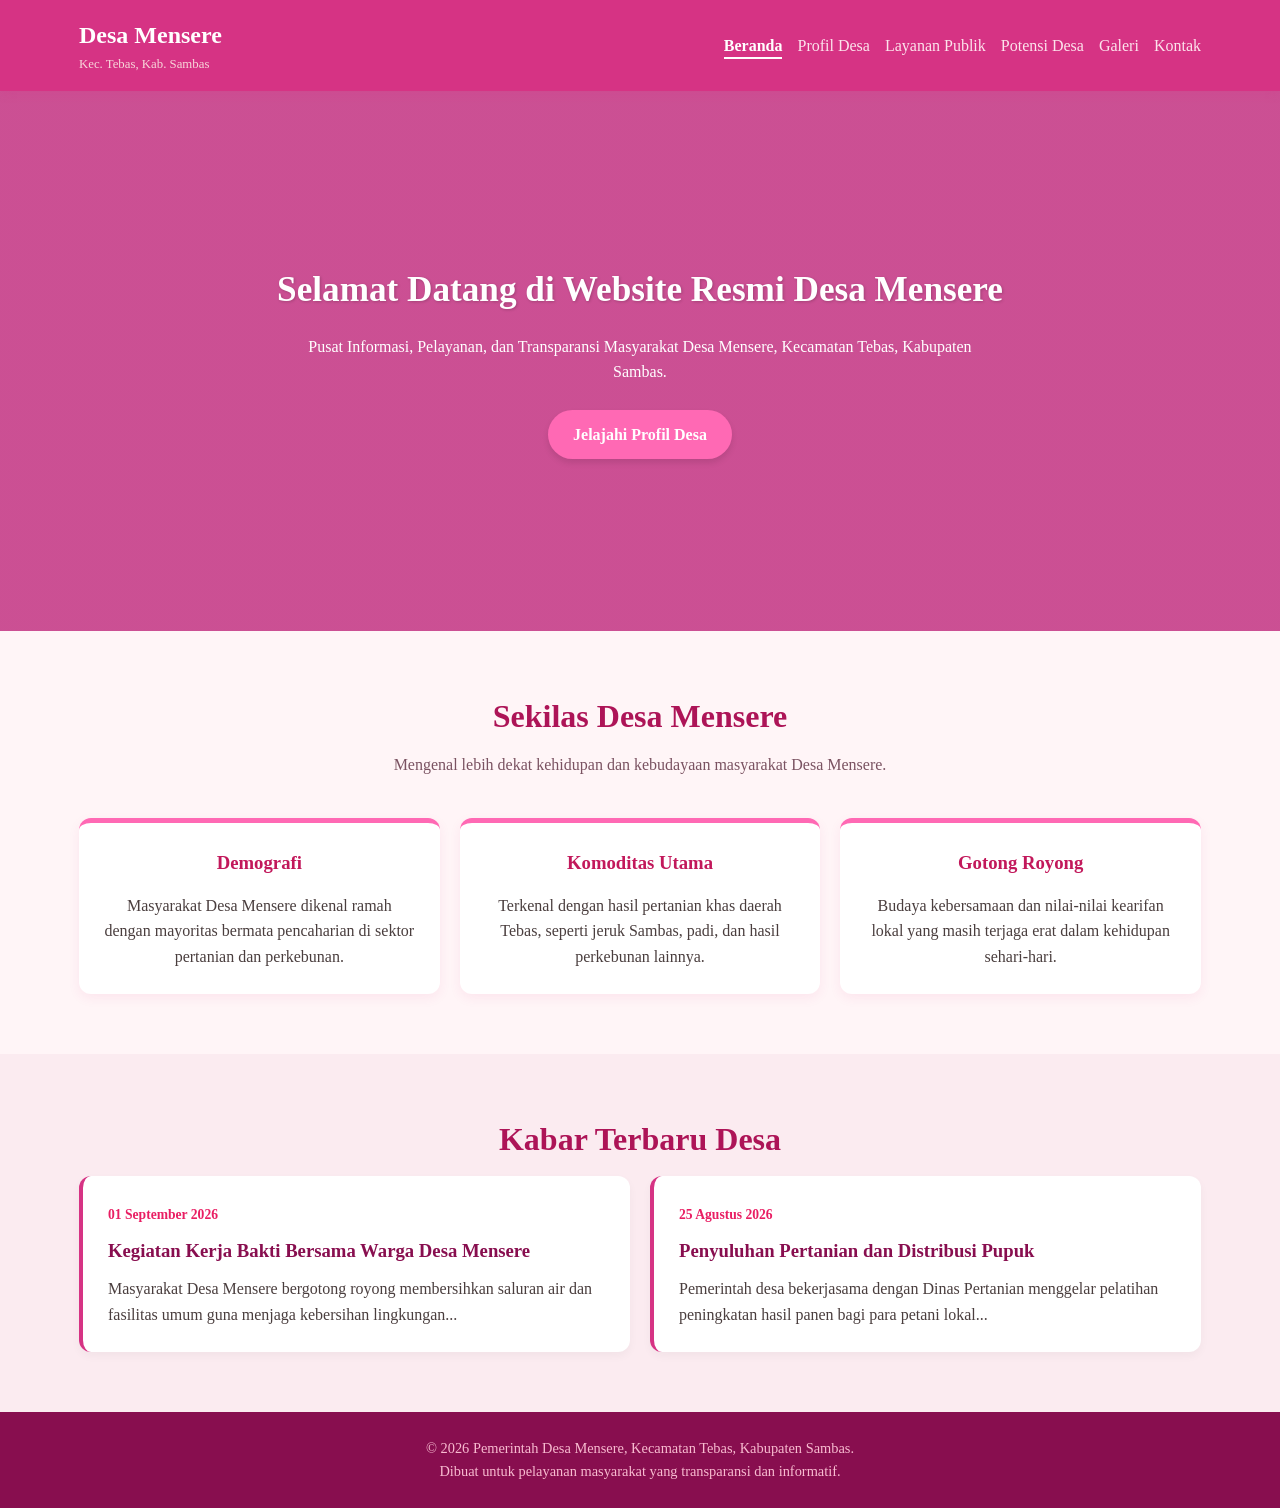
<file: index.html>
<!DOCTYPE html>
<html lang="id">
<head>
    <meta charset="UTF-8">
    <meta name="viewport" content="width=device-width, initial-scale=1.0">
    <title>Desa Mensere - Kec. Tebas, Kab. Sambas</title>
    <link rel="stylesheet" href="style.css">
</head>
<body>

    <!-- Header & Navigasi -->
    <header>
        <div class="container header-container">
            <div class="logo">
                <h1>Desa Mensere</h1>
                <p>Kec. Tebas, Kab. Sambas</p>
            </div>
            <nav>
                <ul>
                    <li><a href="index.html" class="active">Beranda</a></li>
                    <li><a href="profil.html">Profil Desa</a></li>
                    <li><a href="layanan.html">Layanan Publik</a></li>
                    <li><a href="potensi.html">Potensi Desa</a></li>
                    <li><a href="galeri.html">Galeri</a></li>
                    <li><a href="kontak.html">Kontak</a></li>
                </ul>
            </nav>
        </div>
    </header>

    <!-- Hero Section -->
    <section class="hero">
        <div class="hero-content">
            <h2>Selamat Datang di Website Resmi Desa Mensere</h2>
            <p>Pusat Informasi, Pelayanan, dan Transparansi Masyarakat Desa Mensere, Kecamatan Tebas, Kabupaten Sambas.</p>
            <a href="profil.html" class="btn">Jelajahi Profil Desa</a>
        </div>
    </section>

    <!-- Sekilas Desa -->
    <section class="section">
        <div class="container text-center">
            <h2>Sekilas Desa Mensere</h2>
            <p class="subtitle">Mengenal lebih dekat kehidupan dan kebudayaan masyarakat Desa Mensere.</p>
            <div class="grid-3">
                <div class="card">
                    <h3>Demografi</h3>
                    <p>Masyarakat Desa Mensere dikenal ramah dengan mayoritas bermata pencaharian di sektor pertanian dan perkebunan.</p>
                </div>
                <div class="card">
                    <h3>Komoditas Utama</h3>
                    <p>Terkenal dengan hasil pertanian khas daerah Tebas, seperti jeruk Sambas, padi, dan hasil perkebunan lainnya.</p>
                </div>
                <div class="card">
                    <h3>Gotong Royong</h3>
                    <p>Budaya kebersamaan dan nilai-nilai kearifan lokal yang masih terjaga erat dalam kehidupan sehari-hari.</p>
                </div>
            </div>
        </div>
    </section>

    <!-- Berita & Pengumuman -->
    <section class="section bg-light">
        <div class="container">
            <h2 class="text-center">Kabar Terbaru Desa</h2>
            <div class="grid-2">
                <div class="news-card">
                    <span class="date">01 September 2026</span>
                    <h3>Kegiatan Kerja Bakti Bersama Warga Desa Mensere</h3>
                    <p>Masyarakat Desa Mensere bergotong royong membersihkan saluran air dan fasilitas umum guna menjaga kebersihan lingkungan...</p>
                </div>
                <div class="news-card">
                    <span class="date">25 Agustus 2026</span>
                    <h3>Penyuluhan Pertanian dan Distribusi Pupuk</h3>
                    <p>Pemerintah desa bekerjasama dengan Dinas Pertanian menggelar pelatihan peningkatan hasil panen bagi para petani lokal...</p>
                </div>
            </div>
        </div>
    </section>

    <!-- Footer -->
    <footer>
        <div class="container footer-container">
            <p>&copy; 2026 Pemerintah Desa Mensere, Kecamatan Tebas, Kabupaten Sambas.</p>
            <p>Dibuat untuk pelayanan masyarakat yang transparansi dan informatif.</p>
        </div>
    </footer>

</body>
</html>
</file>
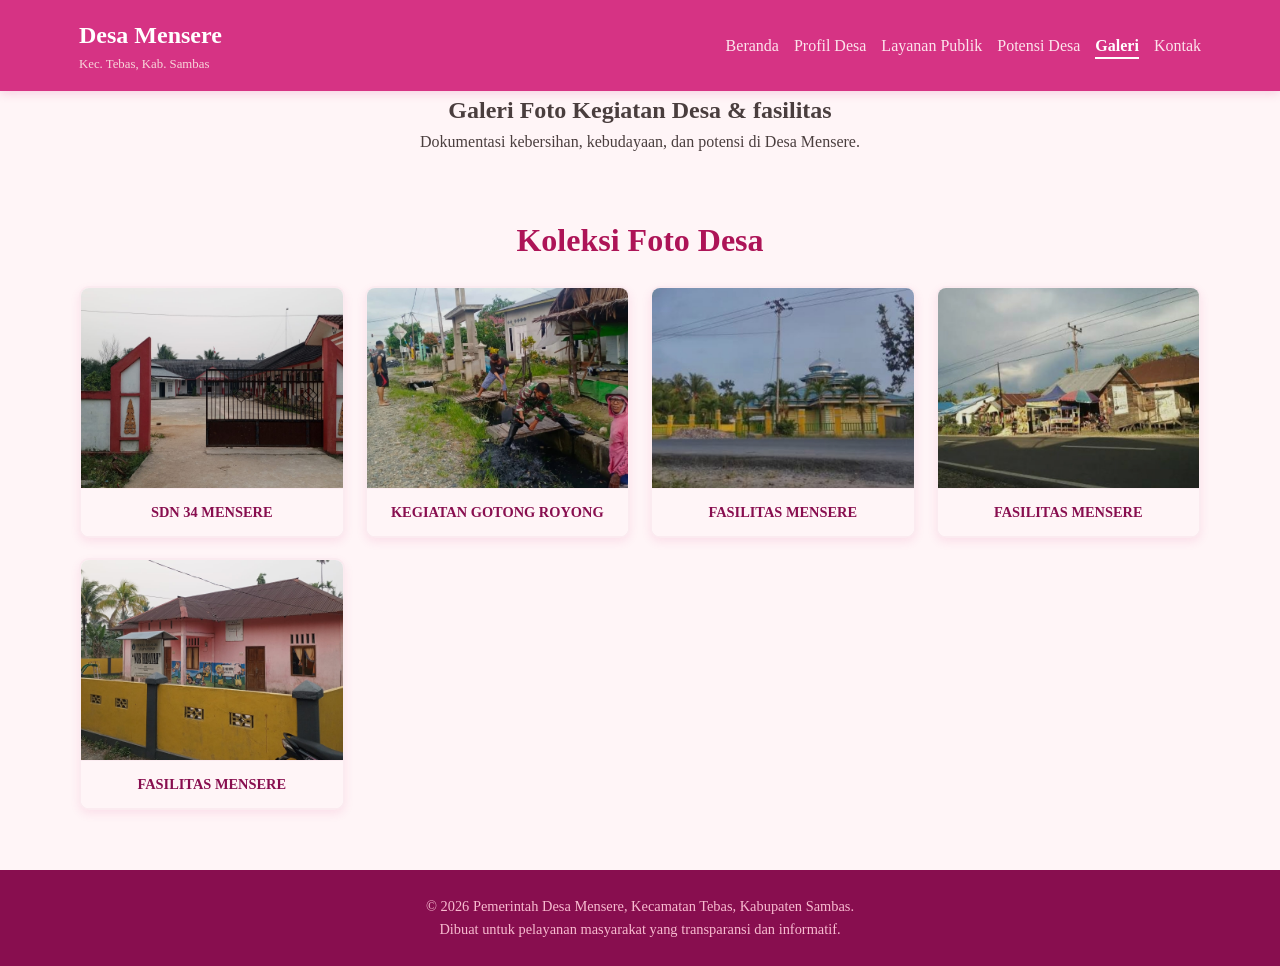
<file: galeri.html>
<!DOCTYPE html>
<html lang="id">
<head>
    <meta charset="UTF-8">
    <meta name="viewport" content="width=device-width, initial-scale=1.0">
    <title>Galeri Foto Desa Mensere - Kec. Tebas, Kab. Sambas</title>
    <link rel="stylesheet" href="style.css">
</head>
<body>

    <!-- Header & Navigasi -->
    <header>
        <div class="container header-container">
            <div class="logo">
                <h1>Desa Mensere</h1>
                <p>Kec. Tebas, Kab. Sambas</p>
            </div>
            <nav>
                <ul>
                    <li><a href="index.html">Beranda</a></li>
                    <li><a href="profil.html">Profil Desa</a></li>
                    <li><a href="layanan.html">Layanan Publik</a></li>
                    <li><a href="potensi.html">Potensi Desa</a></li>
                    <li><a href="galeri.html" class="active">Galeri</a></li>
                    <li><a href="kontak.html">Kontak</a></li>
                </ul>
            </nav>
        </div>
    </header>

    <!-- Page Banner -->
    <section class="page-banner">
        <div class="container text-center">
            <h2>Galeri Foto Kegiatan Desa & fasilitas</h2>
            <p>Dokumentasi kebersihan, kebudayaan, dan potensi di Desa Mensere.</p>
        </div>
    </section>

    <!-- Content Section -->
    <section class="section">
        <div class="container">
            
            
            <!-- Area Grid Galeri Foto -->
            <div class="profile-block margin-top-20">
                <h2 class="text-center">Koleksi Foto Desa</h2>
                <div class="divider center"></div>
                
                <div id="galleryGrid" class="gallery-grid">
                    <!-- Foto Bawaan / Default -->
                    <div class="gallery-item">
                        <img src="sd34mensere1.jpg" alt="SDN 34 MENSERE">
                        <div class="gallery-caption">SDN 34 MENSERE</div>
                    </div>
                    <div class="gallery-item">
                        <img src="gotongroyong1.jpg" alt="KEGIATAN GOTONG ROYONG">
                        <div class="gallery-caption">KEGIATAN GOTONG ROYONG</div>
                    </div>
                    <div class="gallery-item">
                        <img src="masjid.jpg" alt="FASILITAS MENSERE">
                        <div class="gallery-caption">FASILITAS MENSERE</div>
                    </div>
                  <div class="gallery-item">
                        <img src="menserelorong.jpg" alt="FASILITAS MENSERE">
                        <div class="gallery-caption">FASILITAS MENSERE</div>
                  </div>
                  <div class="gallery-item">
                        <img src="paudnurhidayah.jpg" alt="FASILITAS MENSERE">
                        <div class="gallery-caption">FASILITAS MENSERE</div>
                    </div>
                </div>
            </div>

        </div>
    </section>

    <!-- Script Sederhana untuk Menambahkan Foto -->
    <script>
        const formTambahFoto = document.getElementById('formTambahFoto');
        const galleryGrid = document.getElementById('galleryGrid');

        formTambahFoto.addEventListener('submit', function(e) {
            e.preventDefault();

            const judul = document.getElementById('inputJudul').value;
            const fileInput = document.getElementById('inputUpload');
            const file = fileInput.files[0];

            if (file) {
                const reader = new FileReader();

                reader.onload = function(event) {
                    // Buat elemen div untuk foto baru
                    const newItem = document.createElement('div');
                    newItem.className = 'gallery-item';

                    newItem.innerHTML = `
                        <img src="${event.target.result}" alt="${judul}">
                        <div class="gallery-caption">${judul}</div>
                    `;

                    // Tambahkan foto baru ke posisi paling atas galeri
                    galleryGrid.insertBefore(newItem, galleryGrid.firstChild);

                    // Reset form
                    formTambahFoto.reset();
                    alert('Foto berhasil ditambahkan ke galeri!');
                };

                reader.readAsDataURL(file);
            }
        });
    </script>

    <!-- Footer -->
    <footer>
        <div class="container footer-container">
            <p>&copy; 2026 Pemerintah Desa Mensere, Kecamatan Tebas, Kabupaten Sambas.</p>
            <p>Dibuat untuk pelayanan masyarakat yang transparansi dan informatif.</p>
        </div>
    </footer>

</body>
</html>
</file>
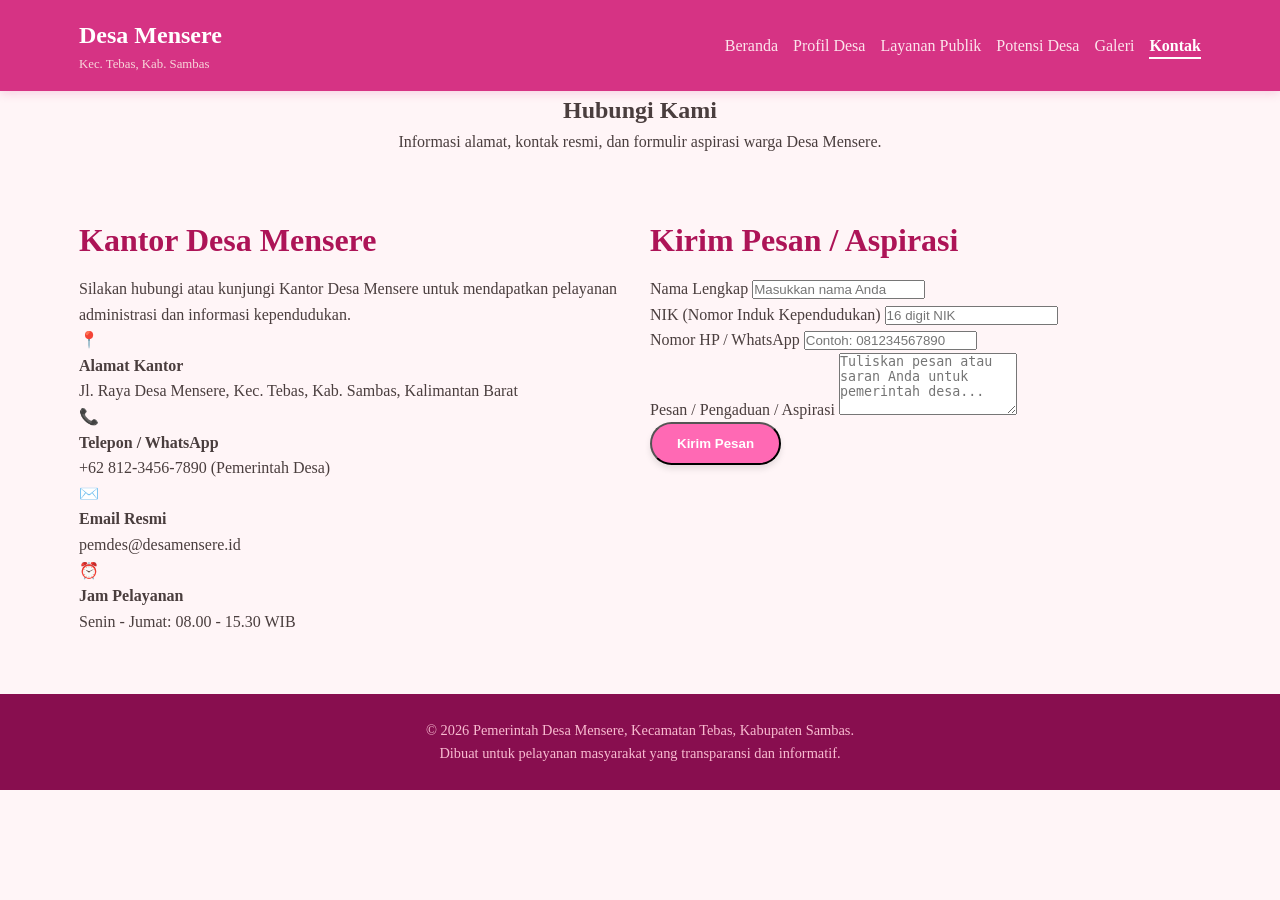
<file: kontak.html>
<!DOCTYPE html>
<html lang="id">
<head>
    <meta charset="UTF-8">
    <meta name="viewport" content="width=device-width, initial-scale=1.0">
    <title>Kontak Desa Mensere - Kec. Tebas, Kab. Sambas</title>
    <link rel="stylesheet" href="style.css">
</head>
<body>

    <!-- Header & Navigasi -->
    <header>
        <div class="container header-container">
            <div class="logo">
                <h1>Desa Mensere</h1>
                <p>Kec. Tebas, Kab. Sambas</p>
            </div>
            <nav>
                <ul>
                    <li><a href="index.html">Beranda</a></li>
                    <li><a href="profil.html">Profil Desa</a></li>
                    <li><a href="layanan.html">Layanan Publik</a></li>
                    <li><a href="potensi.html">Potensi Desa</a></li>
                  <li><a href="galeri.html">Galeri</a></li>
                    <li><a href="kontak.html" class="active">Kontak</a></li>
                </ul>
            </nav>
        </div>
    </header>

    <!-- Page Banner -->
    <section class="page-banner">
        <div class="container text-center">
            <h2>Hubungi Kami</h2>
            <p>Informasi alamat, kontak resmi, dan formulir aspirasi warga Desa Mensere.</p>
        </div>
    </section>

    <!-- Content Section -->
    <section class="section">
        <div class="container">
            
            <div class="grid-2">
                <!-- Informasi Kontak -->
                <div class="profile-block">
                    <h2>Kantor Desa Mensere</h2>
                    <div class="divider"></div>
                    <p>Silakan hubungi atau kunjungi Kantor Desa Mensere untuk mendapatkan pelayanan administrasi dan informasi kependudukan.</p>
                    
                    <div class="contact-info-list">
                        <div class="contact-item">
                            <span class="contact-icon">📍</span>
                            <div>
                                <strong>Alamat Kantor</strong>
                                <p>Jl. Raya Desa Mensere, Kec. Tebas, Kab. Sambas, Kalimantan Barat</p>
                            </div>
                        </div>

                        <div class="contact-item">
                            <span class="contact-icon">📞</span>
                            <div>
                                <strong>Telepon / WhatsApp</strong>
                                <p>+62 812-3456-7890 (Pemerintah Desa)</p>
                            </div>
                        </div>

                        <div class="contact-item">
                            <span class="contact-icon">✉️</span>
                            <div>
                                <strong>Email Resmi</strong>
                                <p>pemdes@desamensere.id</p>
                            </div>
                        </div>

                        <div class="contact-item">
                            <span class="contact-icon">⏰</span>
                            <div>
                                <strong>Jam Pelayanan</strong>
                                <p>Senin - Jumat: 08.00 - 15.30 WIB</p>
                            </div>
                        </div>
                    </div>
                </div>

                <!-- Formulir Pesan & Aspirasi -->
                <div class="profile-block">
                    <h2>Kirim Pesan / Aspirasi</h2>
                    <div class="divider"></div>
                    <form class="contact-form" action="#" method="post" onsubmit="event.preventDefault(); alert('Pesan Anda berhasil terkirim!');">
                        <div class="form-group">
                            <label for="nama">Nama Lengkap</label>
                            <input type="text" id="nama" name="nama" placeholder="Masukkan nama Anda" required>
                        </div>

                        <div class="form-group">
                            <label for="nik">NIK (Nomor Induk Kependudukan)</label>
                            <input type="text" id="nik" name="nik" placeholder="16 digit NIK" required>
                        </div>

                        <div class="form-group">
                            <label for="email">Nomor HP / WhatsApp</label>
                            <input type="tel" id="email" name="email" placeholder="Contoh: 081234567890" required>
                        </div>

                        <div class="form-group">
                            <label for="pesan">Pesan / Pengaduan / Aspirasi</label>
                            <textarea id="pesan" name="pesan" rows="4" placeholder="Tuliskan pesan atau saran Anda untuk pemerintah desa..." required></textarea>
                        </div>

                        <button type="submit" class="btn btn-full">Kirim Pesan</button>
                    </form>
                </div>
            </div>

        </div>
    </section>

    <!-- Footer -->
    <footer>
        <div class="container footer-container">
            <p>&copy; 2026 Pemerintah Desa Mensere, Kecamatan Tebas, Kabupaten Sambas.</p>
            <p>Dibuat untuk pelayanan masyarakat yang transparansi dan informatif.</p>
        </div>
    </footer>

</body>
</html>
</file>
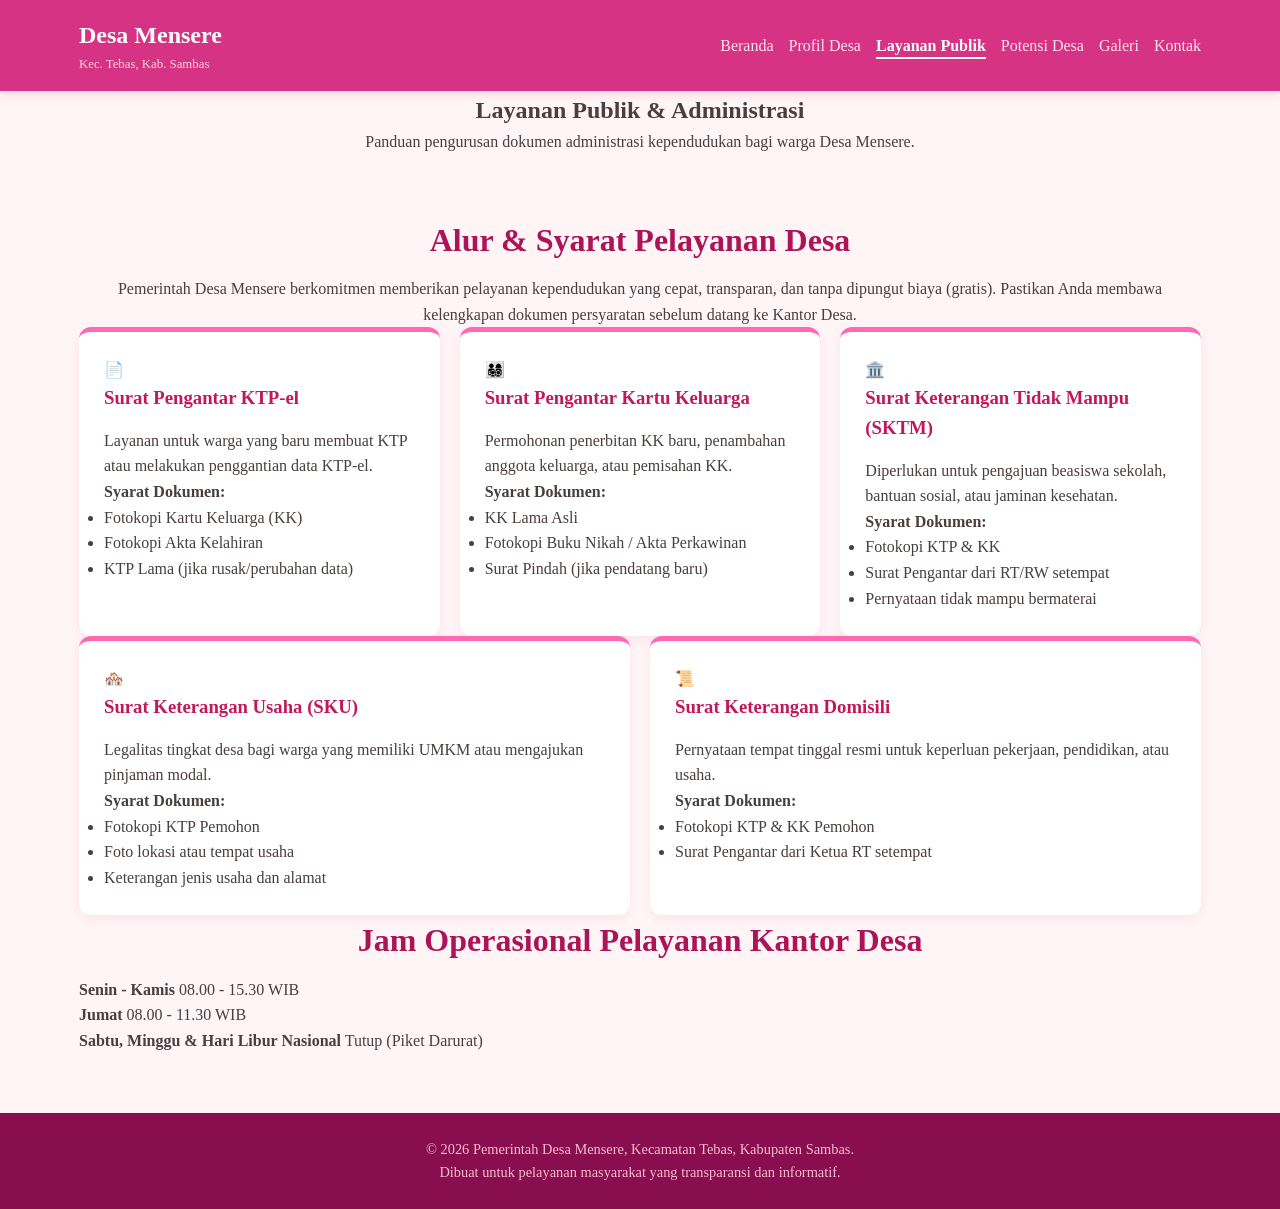
<file: layanan.html>
<!DOCTYPE html>
<html lang="id">
<head>
    <meta charset="UTF-8">
    <meta name="viewport" content="width=device-width, initial-scale=1.0">
    <title>Layanan Publik Desa Mensere - Kec. Tebas, Kab. Sambas</title>
    <link rel="stylesheet" href="style.css">
</head>
<body>

    <!-- Header & Navigasi -->
    <header>
        <div class="container header-container">
            <div class="logo">
                <h1>Desa Mensere</h1>
                <p>Kec. Tebas, Kab. Sambas</p>
            </div>
            <nav>
                <ul>
                    <li><a href="index.html">Beranda</a></li>
                    <li><a href="profil.html">Profil Desa</a></li>
                    <li><a href="layanan.html" class="active">Layanan Publik</a></li>
                    <li><a href="potensi.html">Potensi Desa</a></li>
                  <li><a href="galeri.html">Galeri</a></li>
                    <li><a href="kontak.html">Kontak</a></li>
                </ul>
            </nav>
        </div>
    </header>

    <!-- Page Banner -->
    <section class="page-banner">
        <div class="container text-center">
            <h2>Layanan Publik & Administrasi</h2>
            <p>Panduan pengurusan dokumen administrasi kependudukan bagi warga Desa Mensere.</p>
        </div>
    </section>

    <!-- Content Section -->
    <section class="section">
        <div class="container">
            
            <!-- Pengantar Layanan -->
            <div class="profile-block text-center">
                <h2>Alur & Syarat Pelayanan Desa</h2>
                <div class="divider center"></div>
                <p>Pemerintah Desa Mensere berkomitmen memberikan pelayanan kependudukan yang cepat, transparan, dan tanpa dipungut biaya (gratis). Pastikan Anda membawa kelengkapan dokumen persyaratan sebelum datang ke Kantor Desa.</p>
            </div>

            <!-- Daftar Layanan Utama -->
            <div class="grid-3">
                <div class="card service-card">
                    <div class="service-icon">📄</div>
                    <h3>Surat Pengantar KTP-el</h3>
                    <p class="service-desc">Layanan untuk warga yang baru membuat KTP atau melakukan penggantian data KTP-el.</p>
                    <h4>Syarat Dokumen:</h4>
                    <ul class="check-list">
                        <li>Fotokopi Kartu Keluarga (KK)</li>
                        <li>Fotokopi Akta Kelahiran</li>
                        <li>KTP Lama (jika rusak/perubahan data)</li>
                    </ul>
                </div>

                <div class="card service-card">
                    <div class="service-icon">👨‍👩‍👧‍👦</div>
                    <h3>Surat Pengantar Kartu Keluarga</h3>
                    <p class="service-desc">Permohonan penerbitan KK baru, penambahan anggota keluarga, atau pemisahan KK.</p>
                    <h4>Syarat Dokumen:</h4>
                    <ul class="check-list">
                        <li>KK Lama Asli</li>
                        <li>Fotokopi Buku Nikah / Akta Perkawinan</li>
                        <li>Surat Pindah (jika pendatang baru)</li>
                    </ul>
                </div>

                <div class="card service-card">
                    <div class="service-icon">🏛️</div>
                    <h3>Surat Keterangan Tidak Mampu (SKTM)</h3>
                    <p class="service-desc">Diperlukan untuk pengajuan beasiswa sekolah, bantuan sosial, atau jaminan kesehatan.</p>
                    <h4>Syarat Dokumen:</h4>
                    <ul class="check-list">
                        <li>Fotokopi KTP & KK</li>
                        <li>Surat Pengantar dari RT/RW setempat</li>
                        <li>Pernyataan tidak mampu bermaterai</li>
                    </ul>
                </div>
            </div>

            <div class="grid-2 margin-top-20">
                <div class="card service-card">
                    <div class="service-icon">🏘️</div>
                    <h3>Surat Keterangan Usaha (SKU)</h3>
                    <p class="service-desc">Legalitas tingkat desa bagi warga yang memiliki UMKM atau mengajukan pinjaman modal.</p>
                    <h4>Syarat Dokumen:</h4>
                    <ul class="check-list">
                        <li>Fotokopi KTP Pemohon</li>
                        <li>Foto lokasi atau tempat usaha</li>
                        <li>Keterangan jenis usaha dan alamat</li>
                    </ul>
                </div>

                <div class="card service-card">
                    <div class="service-icon">📜</div>
                    <h3>Surat Keterangan Domisili</h3>
                    <p class="service-desc">Pernyataan tempat tinggal resmi untuk keperluan pekerjaan, pendidikan, atau usaha.</p>
                    <h4>Syarat Dokumen:</h4>
                    <ul class="check-list">
                        <li>Fotokopi KTP & KK Pemohon</li>
                        <li>Surat Pengantar dari Ketua RT setempat</li>
                    </ul>
                </div>
            </div>

            <!-- Jam Operasional -->
            <div class="profile-block margin-top-20">
                <h2 class="text-center">Jam Operasional Pelayanan Kantor Desa</h2>
                <div class="divider center"></div>
                <div class="schedule-box">
                    <div class="schedule-item">
                        <strong>Senin - Kamis</strong>
                        <span>08.00 - 15.30 WIB</span>
                    </div>
                    <div class="schedule-item">
                        <strong>Jumat</strong>
                        <span>08.00 - 11.30 WIB</span>
                    </div>
                    <div class="schedule-item highlighted">
                        <strong>Sabtu, Minggu & Hari Libur Nasional</strong>
                        <span>Tutup (Piket Darurat)</span>
                    </div>
                </div>
            </div>

        </div>
    </section>

    <!-- Footer -->
    <footer>
        <div class="container footer-container">
            <p>&copy; 2026 Pemerintah Desa Mensere, Kecamatan Tebas, Kabupaten Sambas.</p>
            <p>Dibuat untuk pelayanan masyarakat yang transparansi dan informatif.</p>
        </div>
    </footer>

</body>
</html>
</file>
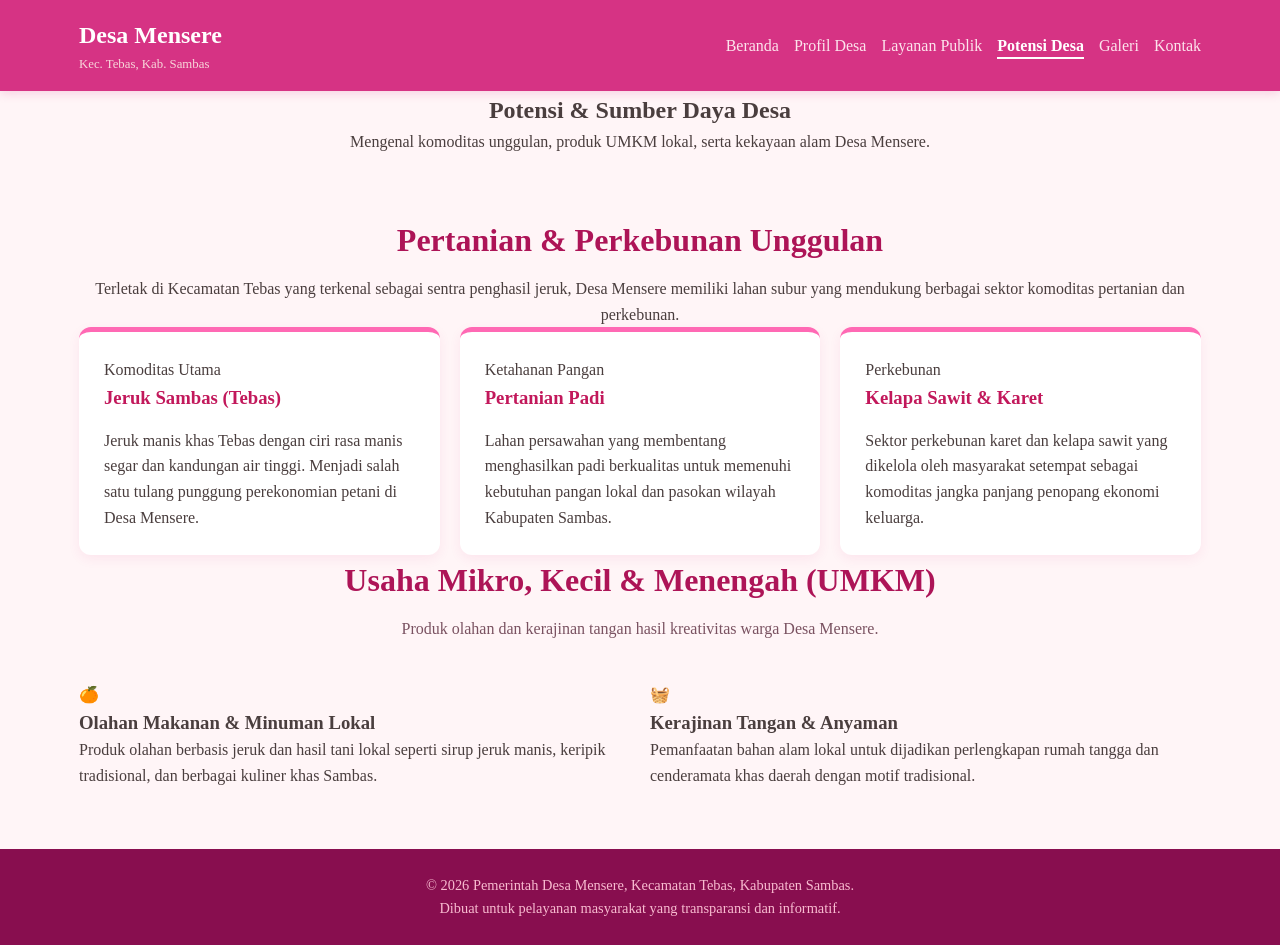
<file: potensi.html>
<!DOCTYPE html>
<html lang="id">
<head>
    <meta charset="UTF-8">
    <meta name="viewport" content="width=device-width, initial-scale=1.0">
    <title>Potensi Desa Mensere - Kec. Tebas, Kab. Sambas</title>
    <link rel="stylesheet" href="style.css">
</head>
<body>

    <!-- Header & Navigasi -->
    <header>
        <div class="container header-container">
            <div class="logo">
                <h1>Desa Mensere</h1>
                <p>Kec. Tebas, Kab. Sambas</p>
            </div>
            <nav>
                <ul>
                    <li><a href="index.html">Beranda</a></li>
                    <li><a href="profil.html">Profil Desa</a></li>
                    <li><a href="layanan.html">Layanan Publik</a></li>
                    <li><a href="potensi.html" class="active">Potensi Desa</a></li>
                  <li><a href="galeri.html">Galeri</a></li>
                    <li><a href="kontak.html">Kontak</a></li>
                </ul>
            </nav>
        </div>
    </header>

    <!-- Page Banner -->
    <section class="page-banner">
        <div class="container text-center">
            <h2>Potensi & Sumber Daya Desa</h2>
            <p>Mengenal komoditas unggulan, produk UMKM lokal, serta kekayaan alam Desa Mensere.</p>
        </div>
    </section>

    <!-- Content Section -->
    <section class="section">
        <div class="container">
            
            <!-- Pengantar Potensi -->
            <div class="profile-block text-center">
                <h2>Pertanian & Perkebunan Unggulan</h2>
                <div class="divider center"></div>
                <p>Terletak di Kecamatan Tebas yang terkenal sebagai sentra penghasil jeruk, Desa Mensere memiliki lahan subur yang mendukung berbagai sektor komoditas pertanian dan perkebunan.</p>
            </div>

            <!-- Kartu Potensi Unggulan -->
            <div class="grid-3">
                <div class="card pot-card">
                    <div class="pot-badge">Komoditas Utama</div>
                    <h3>Jeruk Sambas (Tebas)</h3>
                    <p>Jeruk manis khas Tebas dengan ciri rasa manis segar dan kandungan air tinggi. Menjadi salah satu tulang punggung perekonomian petani di Desa Mensere.</p>
                </div>

                <div class="card pot-card">
                    <div class="pot-badge">Ketahanan Pangan</div>
                    <h3>Pertanian Padi</h3>
                    <p>Lahan persawahan yang membentang menghasilkan padi berkualitas untuk memenuhi kebutuhan pangan lokal dan pasokan wilayah Kabupaten Sambas.</p>
                </div>

                <div class="card pot-card">
                    <div class="pot-badge">Perkebunan</div>
                    <h3>Kelapa Sawit & Karet</h3>
                    <p>Sektor perkebunan karet dan kelapa sawit yang dikelola oleh masyarakat setempat sebagai komoditas jangka panjang penopang ekonomi keluarga.</p>
                </div>
            </div>

            <!-- Bagian UMKM Desa -->
            <div class="profile-block margin-top-20">
                <h2 class="text-center">Usaha Mikro, Kecil & Menengah (UMKM)</h2>
                <div class="divider center"></div>
                <p class="text-center subtitle">Produk olahan dan kerajinan tangan hasil kreativitas warga Desa Mensere.</p>

                <div class="grid-2">
                    <div class="umkm-box">
                        <div class="umkm-icon">🍊</div>
                        <div>
                            <h3>Olahan Makanan & Minuman Lokal</h3>
                            <p>Produk olahan berbasis jeruk dan hasil tani lokal seperti sirup jeruk manis, keripik tradisional, dan berbagai kuliner khas Sambas.</p>
                        </div>
                    </div>

                    <div class="umkm-box">
                        <div class="umkm-icon">🧺</div>
                        <div>
                            <h3>Kerajinan Tangan & Anyaman</h3>
                            <p>Pemanfaatan bahan alam lokal untuk dijadikan perlengkapan rumah tangga dan cenderamata khas daerah dengan motif tradisional.</p>
                        </div>
                    </div>
                </div>
            </div>

        </div>
    </section>

    <!-- Footer -->
    <footer>
        <div class="container footer-container">
            <p>&copy; 2026 Pemerintah Desa Mensere, Kecamatan Tebas, Kabupaten Sambas.</p>
            <p>Dibuat untuk pelayanan masyarakat yang transparansi dan informatif.</p>
        </div>
    </footer>

</body>
</html>
</file>
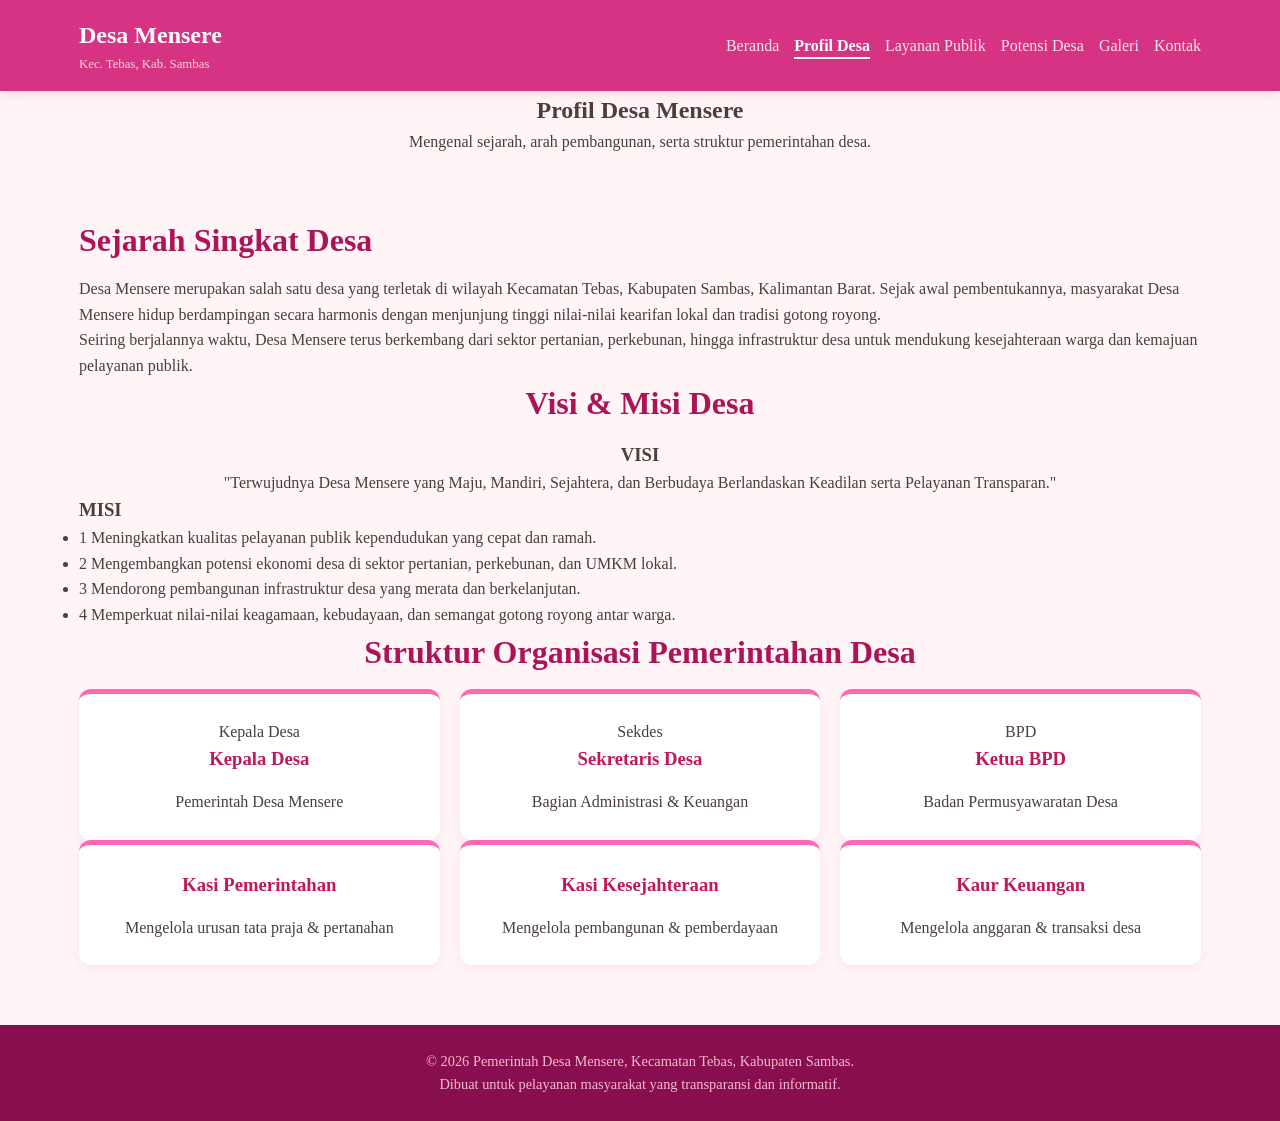
<file: profil.html>
<!DOCTYPE html>
<html lang="id">
<head>
    <meta charset="UTF-8">
    <meta name="viewport" content="width=device-width, initial-scale=1.0">
    <title>Profil Desa Mensere - Kec. Tebas, Kab. Sambas</title>
    <link rel="stylesheet" href="style.css">
</head>
<body>

    <!-- Header & Navigasi -->
    <header>
        <div class="container header-container">
            <div class="logo">
                <h1>Desa Mensere</h1>
                <p>Kec. Tebas, Kab. Sambas</p>
            </div>
            <nav>
                <ul>
                    <li><a href="index.html">Beranda</a></li>
                    <li><a href="profil.html" class="active">Profil Desa</a></li>
                    <li><a href="layanan.html">Layanan Publik</a></li>
                    <li><a href="potensi.html">Potensi Desa</a></li>
                  <li><a href="galeri.html">Galeri</a></li>
                    <li><a href="kontak.html">Kontak</a></li>
                </ul>
            </nav>
        </div>
    </header>

    <!-- Page Banner -->
    <section class="page-banner">
        <div class="container text-center">
            <h2>Profil Desa Mensere</h2>
            <p>Mengenal sejarah, arah pembangunan, serta struktur pemerintahan desa.</p>
        </div>
    </section>

    <!-- Content Section -->
    <section class="section">
        <div class="container">
            
            <!-- Sejarah Singkat -->
            <div class="profile-block">
                <h2>Sejarah Singkat Desa</h2>
                <div class="divider"></div>
                <p>Desa Mensere merupakan salah satu desa yang terletak di wilayah Kecamatan Tebas, Kabupaten Sambas, Kalimantan Barat. Sejak awal pembentukannya, masyarakat Desa Mensere hidup berdampingan secara harmonis dengan menjunjung tinggi nilai-nilai kearifan lokal dan tradisi gotong royong.</p>
                <p>Seiring berjalannya waktu, Desa Mensere terus berkembang dari sektor pertanian, perkebunan, hingga infrastruktur desa untuk mendukung kesejahteraan warga dan kemajuan pelayanan publik.</p>
            </div>

            <!-- Visi & Misi -->
            <div class="profile-block">
                <h2 class="text-center">Visi & Misi Desa</h2>
                <div class="divider center"></div>
                
                <div class="visi-card text-center">
                    <h3>VISI</h3>
                    <p>"Terwujudnya Desa Mensere yang Maju, Mandiri, Sejahtera, dan Berbudaya Berlandaskan Keadilan serta Pelayanan Transparan."</p>
                </div>

                <div class="misi-list">
                    <h3>MISI</h3>
                    <ul>
                        <li><span>1</span> Meningkatkan kualitas pelayanan publik kependudukan yang cepat dan ramah.</li>
                        <li><span>2</span> Mengembangkan potensi ekonomi desa di sektor pertanian, perkebunan, dan UMKM lokal.</li>
                        <li><span>3</span> Mendorong pembangunan infrastruktur desa yang merata dan berkelanjutan.</li>
                        <li><span>4</span> Memperkuat nilai-nilai keagamaan, kebudayaan, dan semangat gotong royong antar warga.</li>
                    </ul>
                </div>
            </div>

            <!-- Struktur Organisasi -->
            <div class="profile-block">
                <h2 class="text-center">Struktur Organisasi Pemerintahan Desa</h2>
                <div class="divider center"></div>
                
                <div class="grid-3">
                    <div class="card text-center">
                        <div class="avatar-placeholder">Kepala Desa</div>
                        <h3>Kepala Desa</h3>
                        <p class="role-name">Pemerintah Desa Mensere</p>
                    </div>

                    <div class="card text-center">
                        <div class="avatar-placeholder">Sekdes</div>
                        <h3>Sekretaris Desa</h3>
                        <p class="role-name">Bagian Administrasi & Keuangan</p>
                    </div>

                    <div class="card text-center">
                        <div class="avatar-placeholder">BPD</div>
                        <h3>Ketua BPD</h3>
                        <p class="role-name">Badan Permusyawaratan Desa</p>
                    </div>
                </div>

                <div class="grid-3 margin-top-20">
                    <div class="card text-center">
                        <h3>Kasi Pemerintahan</h3>
                        <p>Mengelola urusan tata praja & pertanahan</p>
                    </div>
                    <div class="card text-center">
                        <h3>Kasi Kesejahteraan</h3>
                        <p>Mengelola pembangunan & pemberdayaan</p>
                    </div>
                    <div class="card text-center">
                        <h3>Kaur Keuangan</h3>
                        <p>Mengelola anggaran & transaksi desa</p>
                    </div>
                </div>
            </div>

        </div>
    </section>

    <!-- Footer -->
    <footer>
        <div class="container footer-container">
            <p>&copy; 2026 Pemerintah Desa Mensere, Kecamatan Tebas, Kabupaten Sambas.</p>
            <p>Dibuat untuk pelayanan masyarakat yang transparansi dan informatif.</p>
        </div>
    </footer>

</body>
</html>
</file>
<file: style.css>
/* ==========================================
   1. RESET & OVERFLOW FIX (PERBAIKAN UTAMA)
   ========================================== */
*, *::before, *::after {
    margin: 0;
    padding: 0;
    box-sizing: border-box; /* Memastikan padding tidak menambah lebar elemen */
}

/* Mencegah scroll ke samping pada seluruh halaman */
html, body {
    width: 100%;
    max-width: 100%;
    overflow-x: hidden; 
    position: relative;
}

body {
    background-color: #fff5f7;
    color: #4a3e3e;
    line-height: 1.6;
}

/* ==========================================
   2. CONTAINER & LAYOUT FIXES
   ========================================== */
.container {
    width: 90%; /* Mengubah dari 85% ke 90% agar lebih aman di layar HP */
    max-width: 1200px;
    margin: 0 auto;
    padding: 0 15px; /* Memberikan ruang aman di sisi kiri-kanan */
}

.text-center {
    text-align: center;
}

.bg-light {
    background-color: #fbebf0;
}

/* ==========================================
   3. HEADER & NAVIGASI
   ========================================== */
header {
    background-color: #d63384;
    color: white;
    padding: 1rem 0;
    position: sticky;
    top: 0;
    z-index: 1000;
    box-shadow: 0 2px 10px rgba(214, 51, 132, 0.2);
    width: 100%; /* Pastikan tidak melebihi 100% */
}

.header-container {
    display: flex;
    justify-content: space-between;
    align-items: center;
    flex-wrap: wrap; /* Menjaga agar tidak merusak layout saat di layar kecil */
}

.logo h1 {
    font-size: 1.5rem;
    color: #ffffff;
}

.logo p {
    font-size: 0.8rem;
    color: #f8d7da;
}

nav ul {
    display: flex;
    list-style: none;
    flex-wrap: wrap; /* Mengatur item menu jika layar terlalu sempit */
}

nav ul li {
    margin-left: 15px;
}

nav ul li a {
    color: #fce4ec;
    text-decoration: none;
    font-weight: 500;
    transition: color 0.3s;
}

nav ul li a:hover,
nav ul li a.active {
    color: #ffffff;
    font-weight: bold;
    border-bottom: 2px solid #ffffff;
    padding-bottom: 3px;
}

/* ==========================================
   4. HERO SECTION
   ========================================== */
.hero {
    background: linear-gradient(rgba(186, 24, 114, 0.75), rgba(186, 24, 114, 0.75)), 
                url('https://images.unsplash.com/photo-1500382017468-9049fed747ef?auto=format&fit=crop&w=1200&q=80') center/cover no-repeat;
    min-height: 60vh; /* Mengubah height menjadi min-height agar teks tidak tumpah */
    display: flex;
    justify-content: center;
    align-items: center;
    text-align: center;
    color: white;
    padding: 40px 20px; /* Menyesuaikan padding */
    width: 100%;
}

.hero-content h2 {
    font-size: 2.2rem;
    margin-bottom: 15px;
    text-shadow: 1px 1px 3px rgba(0,0,0,0.2);
}

.hero-content p {
    font-size: 1rem;
    margin-bottom: 25px;
    max-width: 700px;
    margin-left: auto;
    margin-right: auto;
}

.btn {
    display: inline-block;
    background-color: #ff69b4;
    color: white;
    padding: 12px 25px;
    text-decoration: none;
    border-radius: 25px;
    font-weight: bold;
    box-shadow: 0 4px 6px rgba(0,0,0,0.1);
    transition: all 0.3s ease;
}

.btn:hover {
    background-color: #c2185b;
    transform: translateY(-2px);
}

/* ==========================================
   5. SECTION GENERAL & GRID
   ========================================== */
.section {
    padding: 60px 0;
    width: 100%;
}

.section h2 {
    font-size: 2rem;
    color: #ad1457;
    margin-bottom: 10px;
}

.subtitle {
    color: #7a5261;
    margin-bottom: 40px;
}

/* Layout Grid Fleksibel */
.grid-3 {
    display: grid;
    grid-template-columns: repeat(auto-fit, minmax(250px, 1fr)); /* Mengubah ukuran minimal dari 280px ke 250px */
    gap: 20px;
    width: 100%;
}

.grid-2 {
    display: grid;
    grid-template-columns: repeat(auto-fit, minmax(280px, 1fr)); /* Mengubah ukuran minimal dari 350px ke 280px */
    gap: 20px;
    width: 100%;
}

/* ==========================================
   6. CARDS & FOOTER
   ========================================== */
.card {
    background: white;
    padding: 25px;
    border-radius: 12px;
    box-shadow: 0 4px 12px rgba(214, 51, 132, 0.08);
    border-top: 5px solid #ff69b4;
    transition: transform 0.3s ease;
}

.card:hover {
    transform: translateY(-5px);
}

.card h3 {
    margin-bottom: 15px;
    color: #c2185b;
}

.news-card {
    background: white;
    padding: 25px;
    border-radius: 12px;
    box-shadow: 0 4px 10px rgba(0,0,0,0.04);
    border-left: 4px solid #d63384;
}

.news-card .date {
    font-size: 0.85rem;
    color: #e91e63;
    font-weight: 600;
}

.news-card h3 {
    margin: 10px 0;
    color: #880e4f;
}

footer {
    background-color: #880e4f;
    color: #f8bbd0;
    text-align: center;
    padding: 25px 0;
    font-size: 0.9rem;
    width: 100%;
}

/* ==========================================
   7. RESPONSIVE FOR MOBILE (TAMBAHAN UTAMA)
   ========================================== */
@media (max-width: 768px) {
    .header-container {
        flex-direction: column;
        gap: 15px;
        text-align: center;
    }

    nav ul {
        justify-content: center;
        gap: 10px;
    }

    nav ul li {
        margin-left: 0;
    }

    .hero-content h2 {
        font-size: 1.6rem;
    }

    .section {
        padding: 40px 0;
    }
}

/* ==========================================
   12. HALAMAN GALERI FOTO (GALLERY STYLES)
   ========================================== */
.gallery-grid {
    display: grid;
    grid-template-columns: repeat(auto-fit, minmax(260px, 1fr));
    gap: 20px;
    margin-top: 20px;
}

.gallery-item {
    background: #ffffff;
    border-radius: 10px;
    overflow: hidden;
    box-shadow: 0 4px 10px rgba(214, 51, 132, 0.1);
    border: 2px solid #fbebf0;
    transition: transform 0.3s ease, box-shadow 0.3s ease;
}

.gallery-item:hover {
    transform: translateY(-5px);
    box-shadow: 0 6px 15px rgba(214, 51, 132, 0.2);
}

.gallery-item img {
    width: 100%;
    height: 200px;
    object-fit: cover;
    display: block;
}

.gallery-caption {
    padding: 12px 15px;
    font-size: 0.9rem;
    font-weight: 600;
    color: #880e4f;
    text-align: center;
    background-color: #fff5f7;
    border-top: 1px solid #fbebf0;
}
</file>
